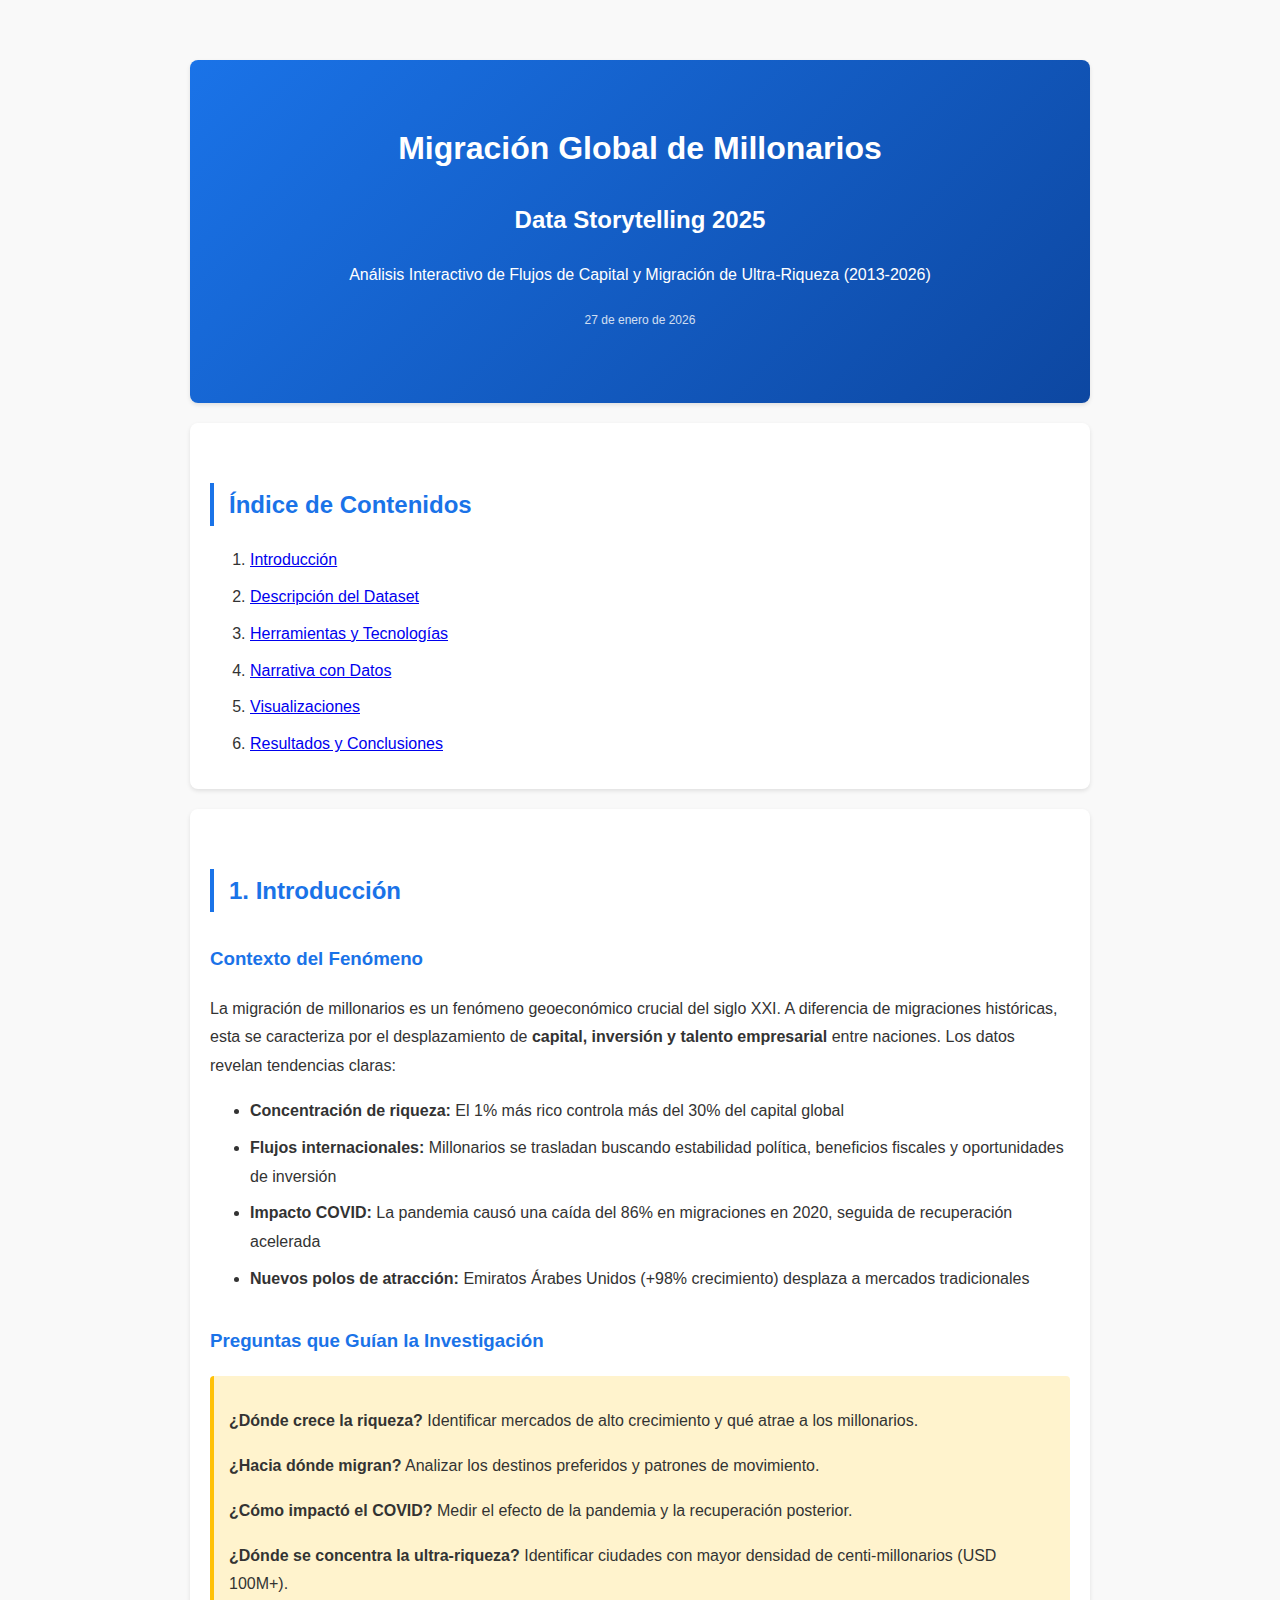
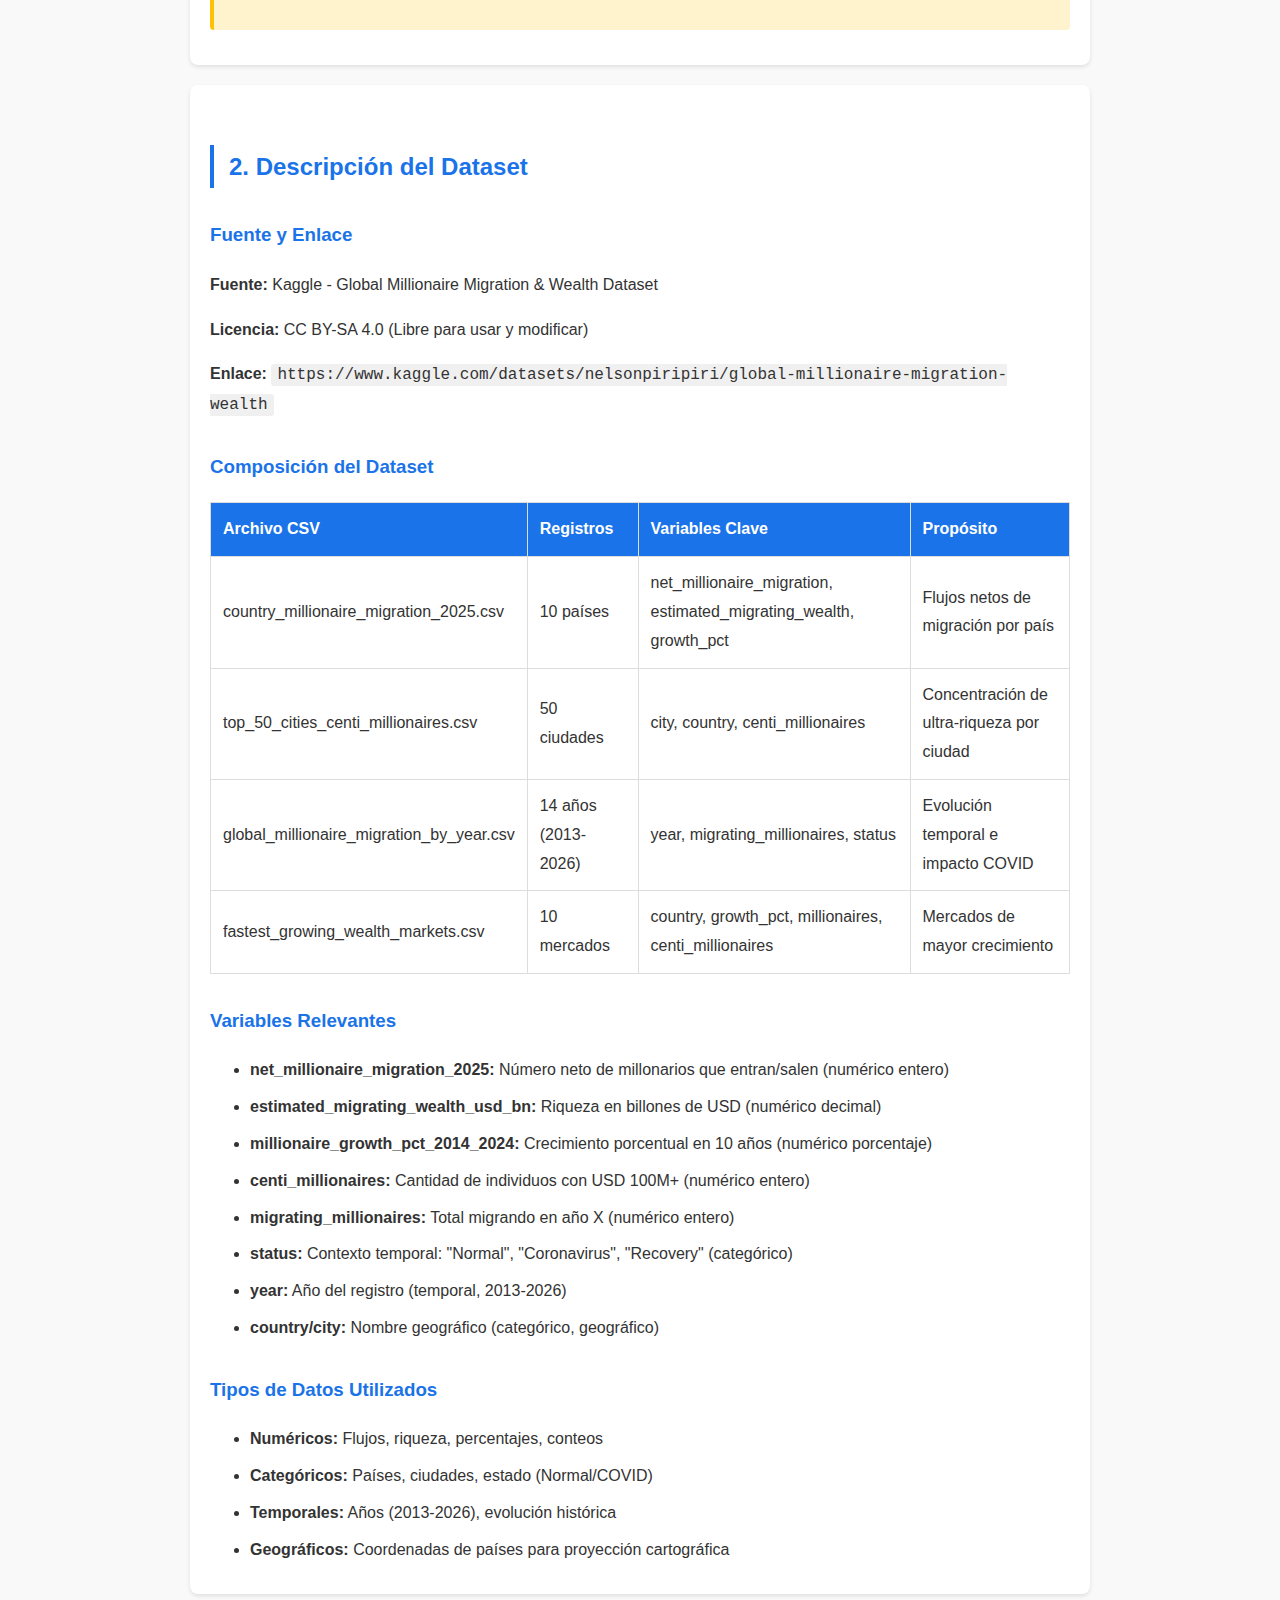
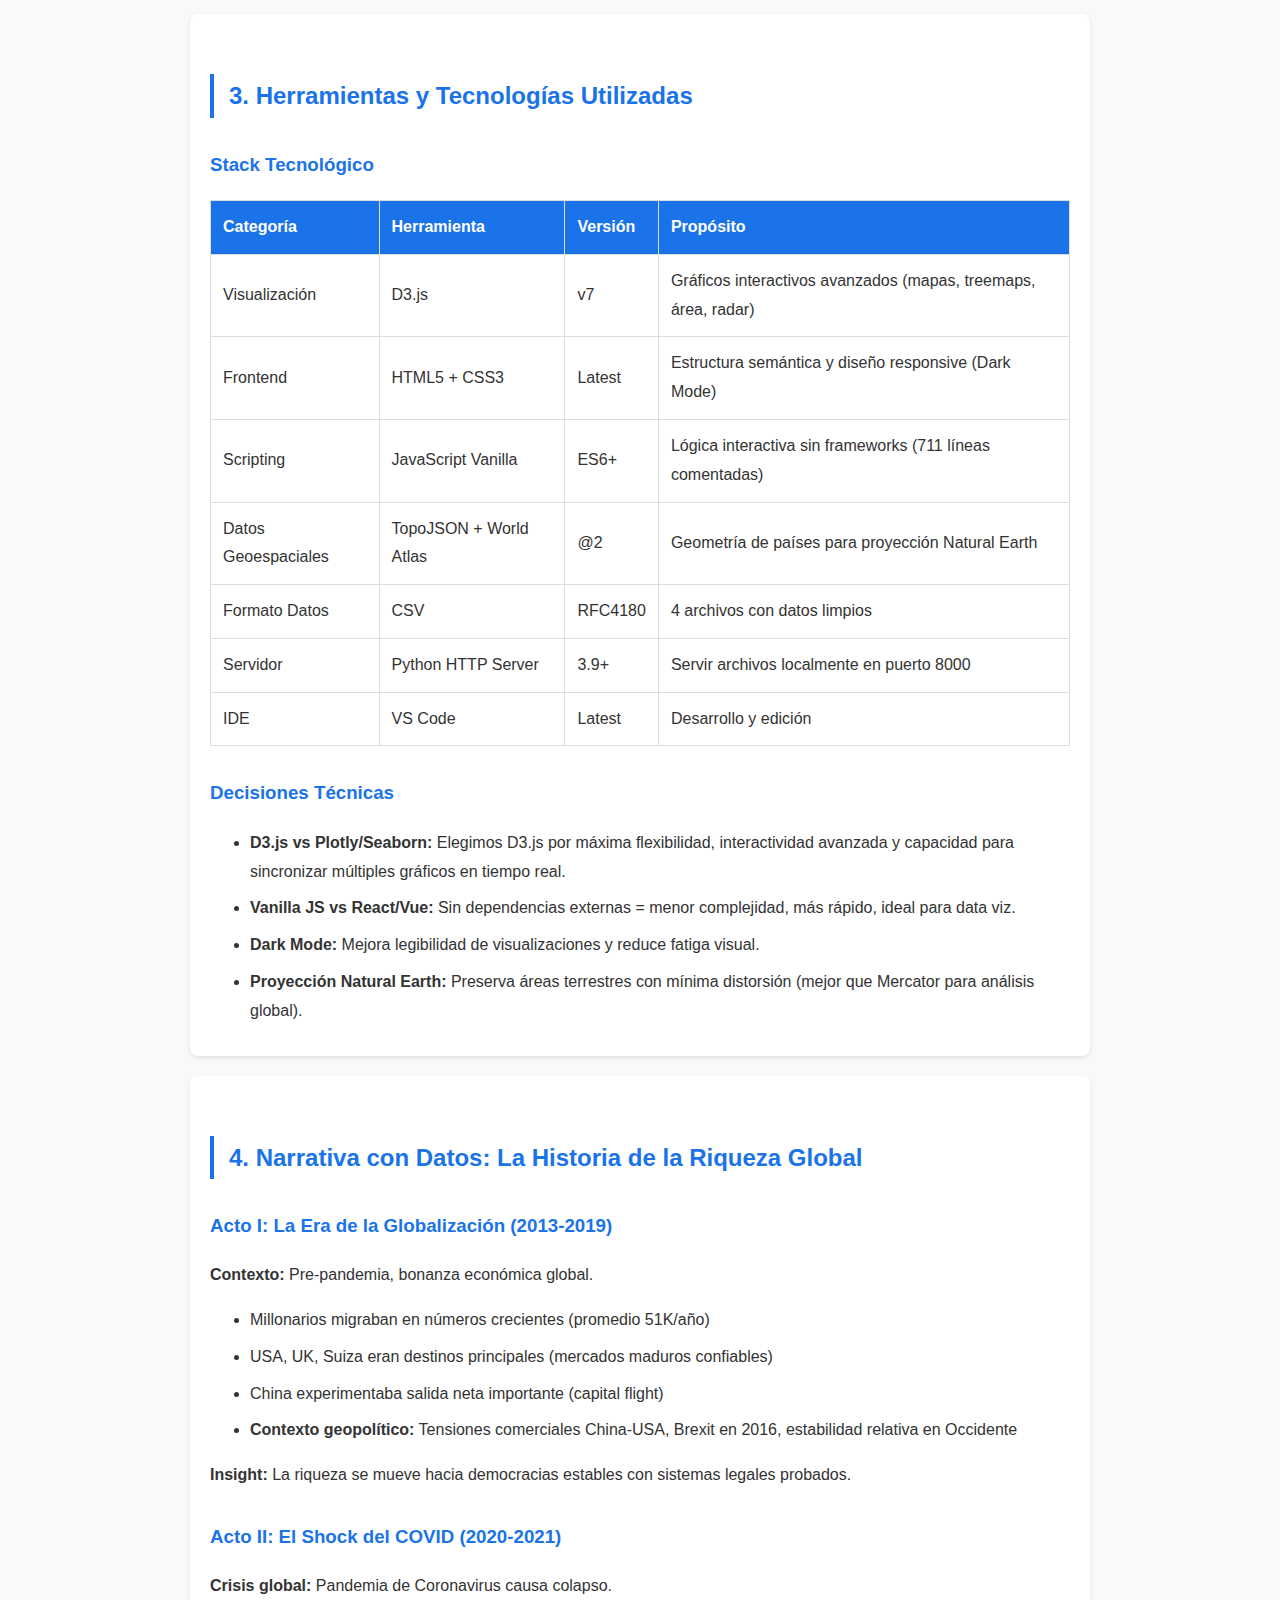
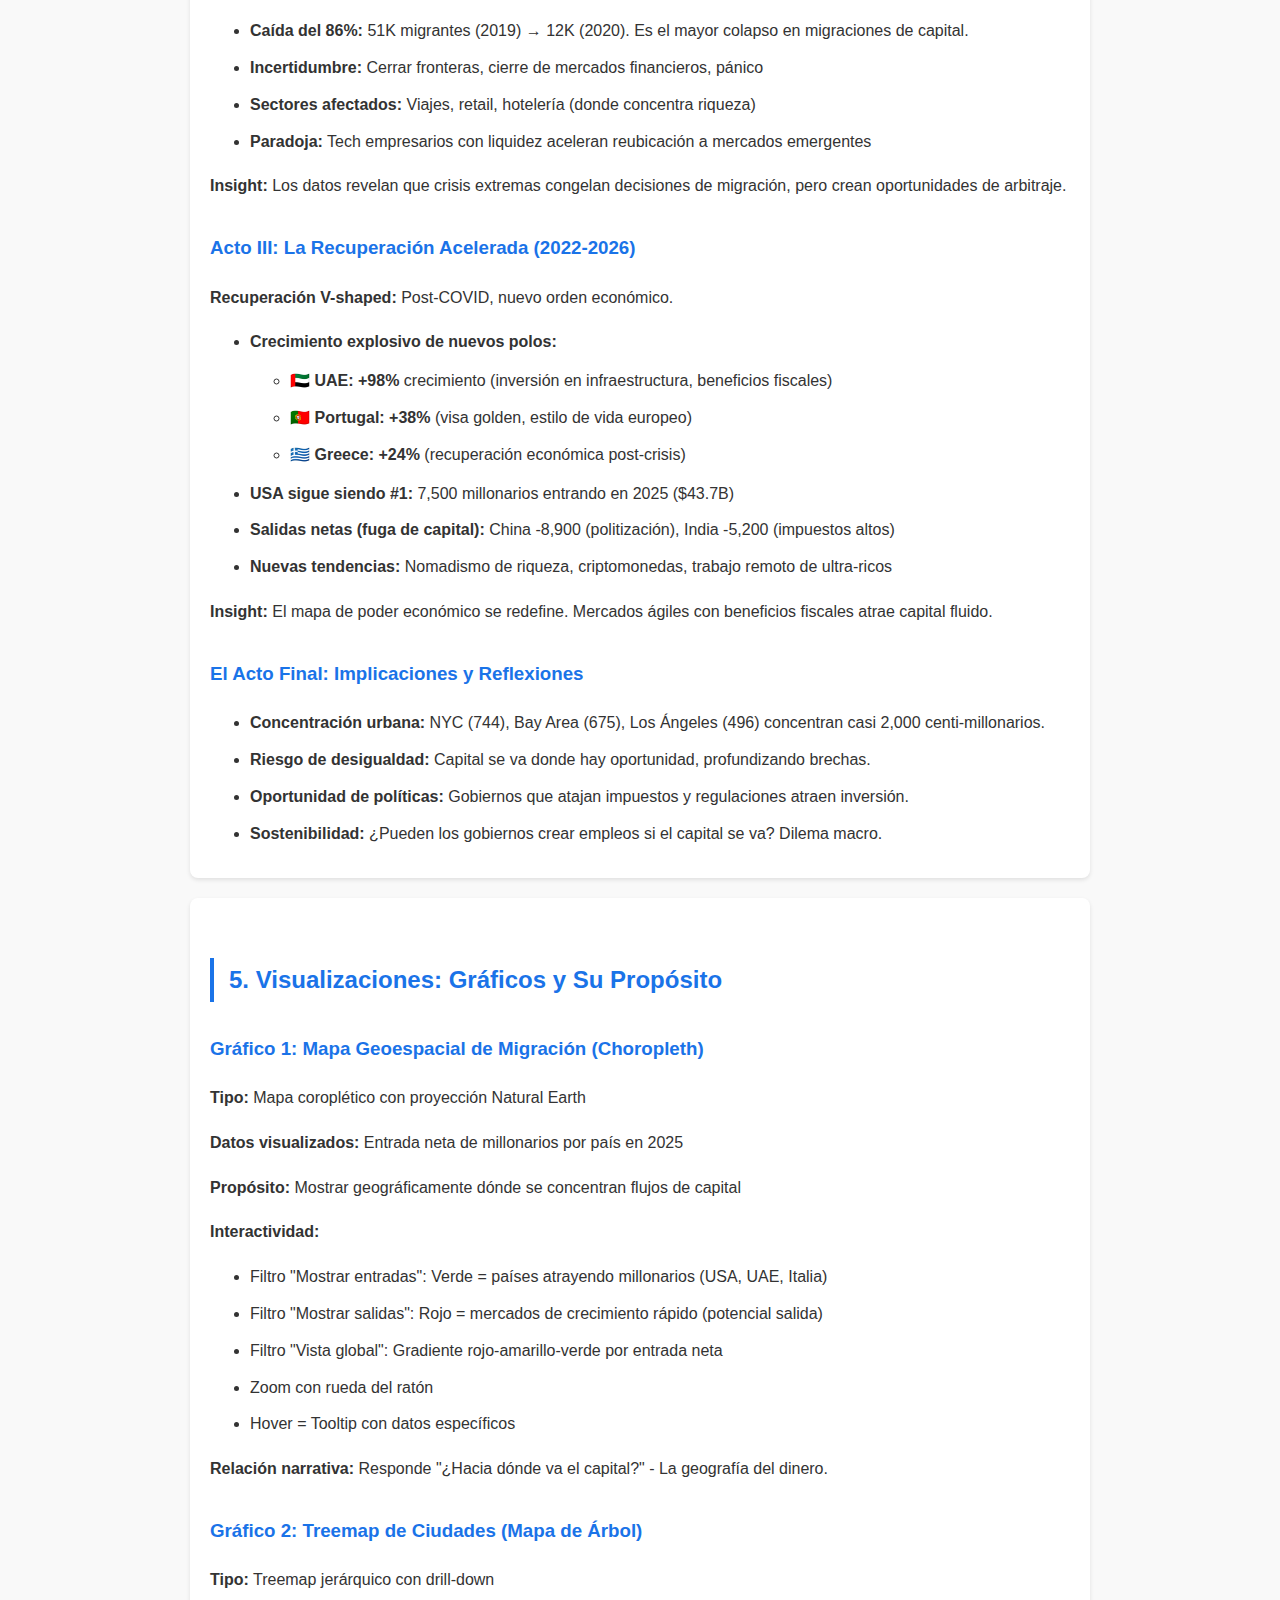
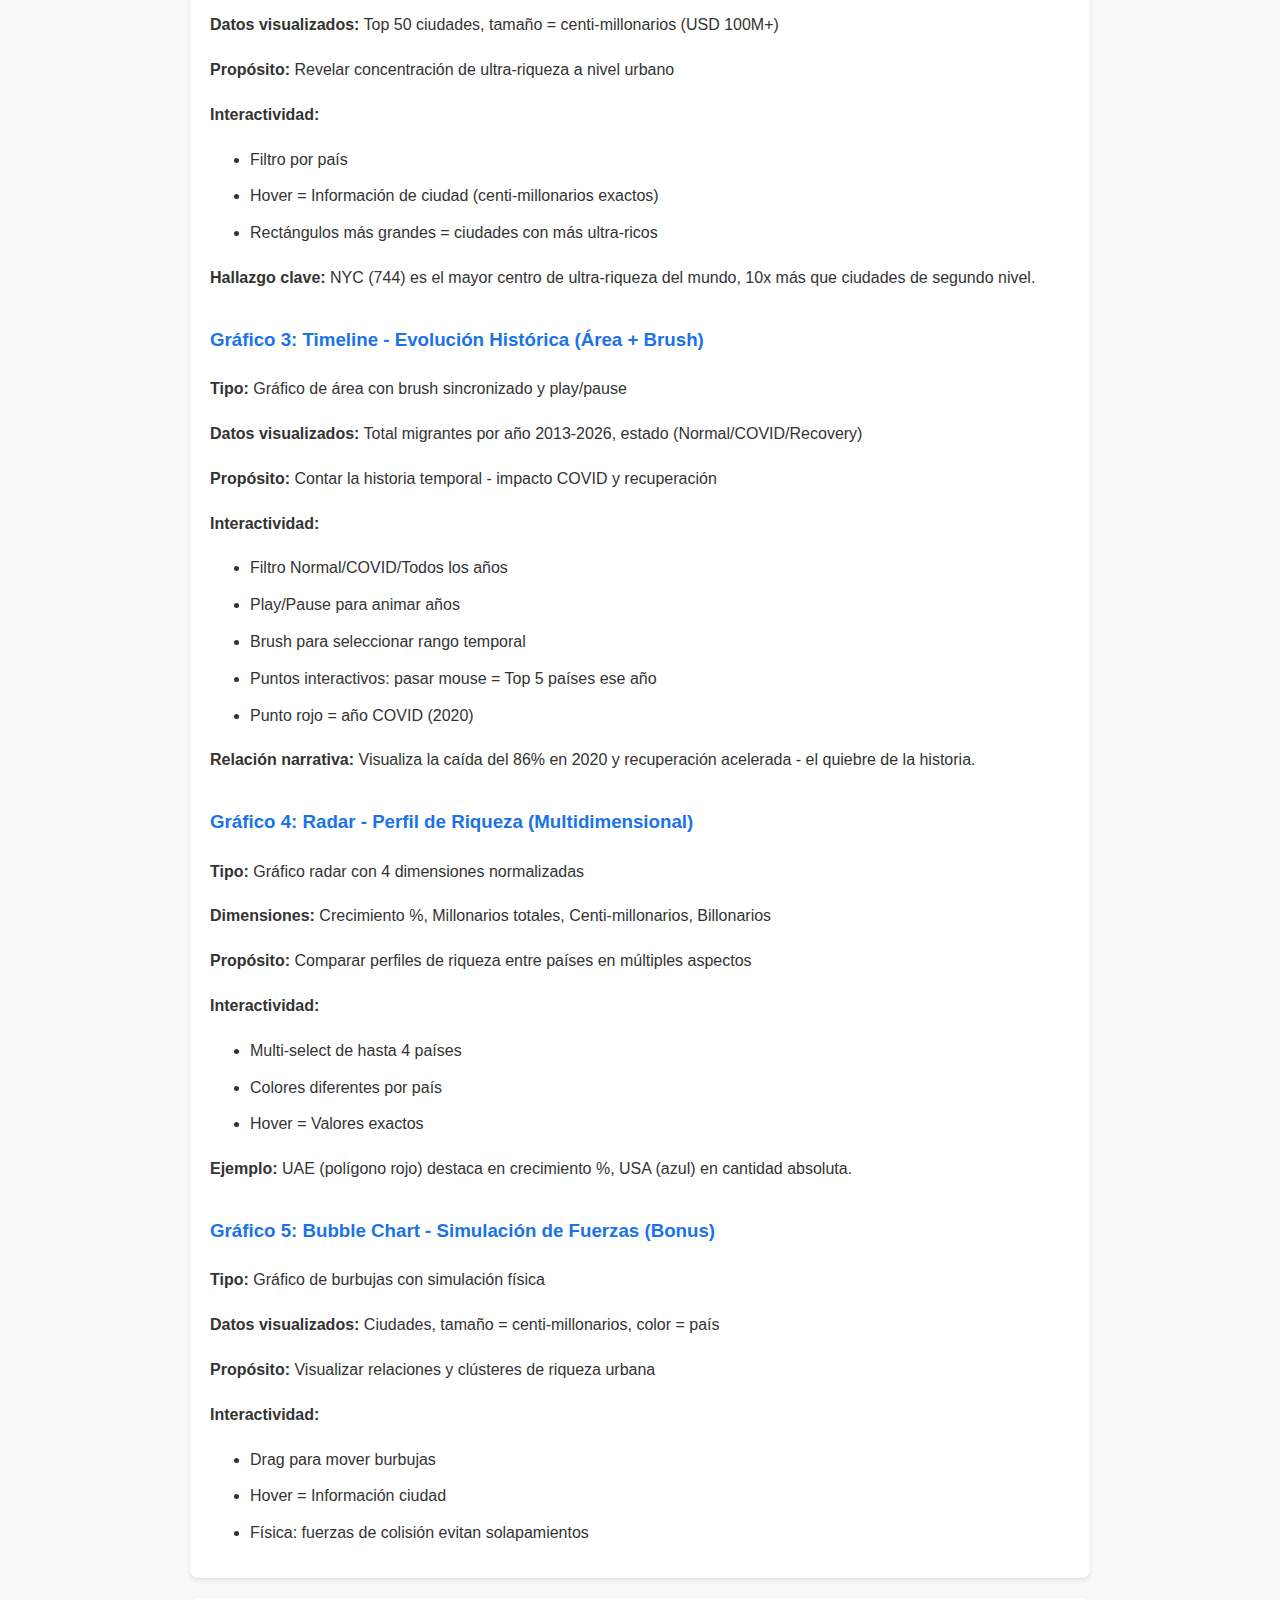
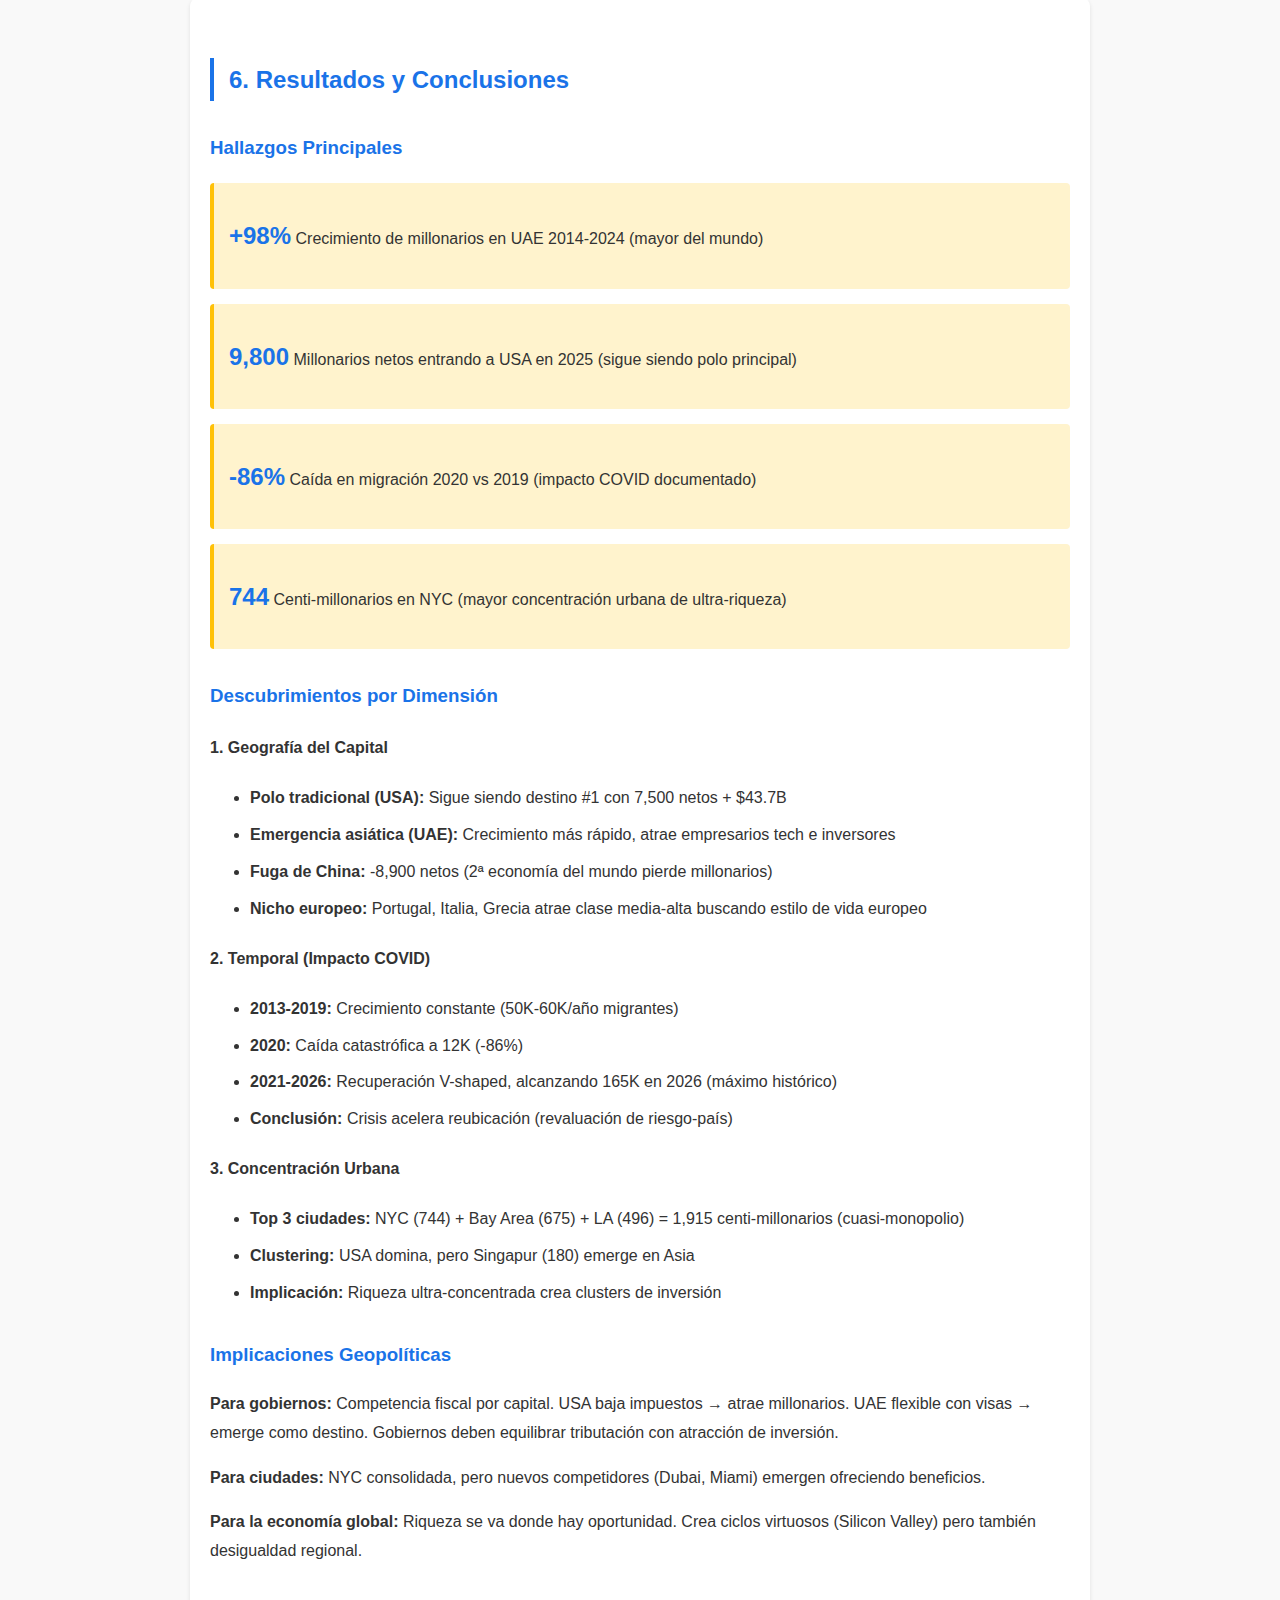
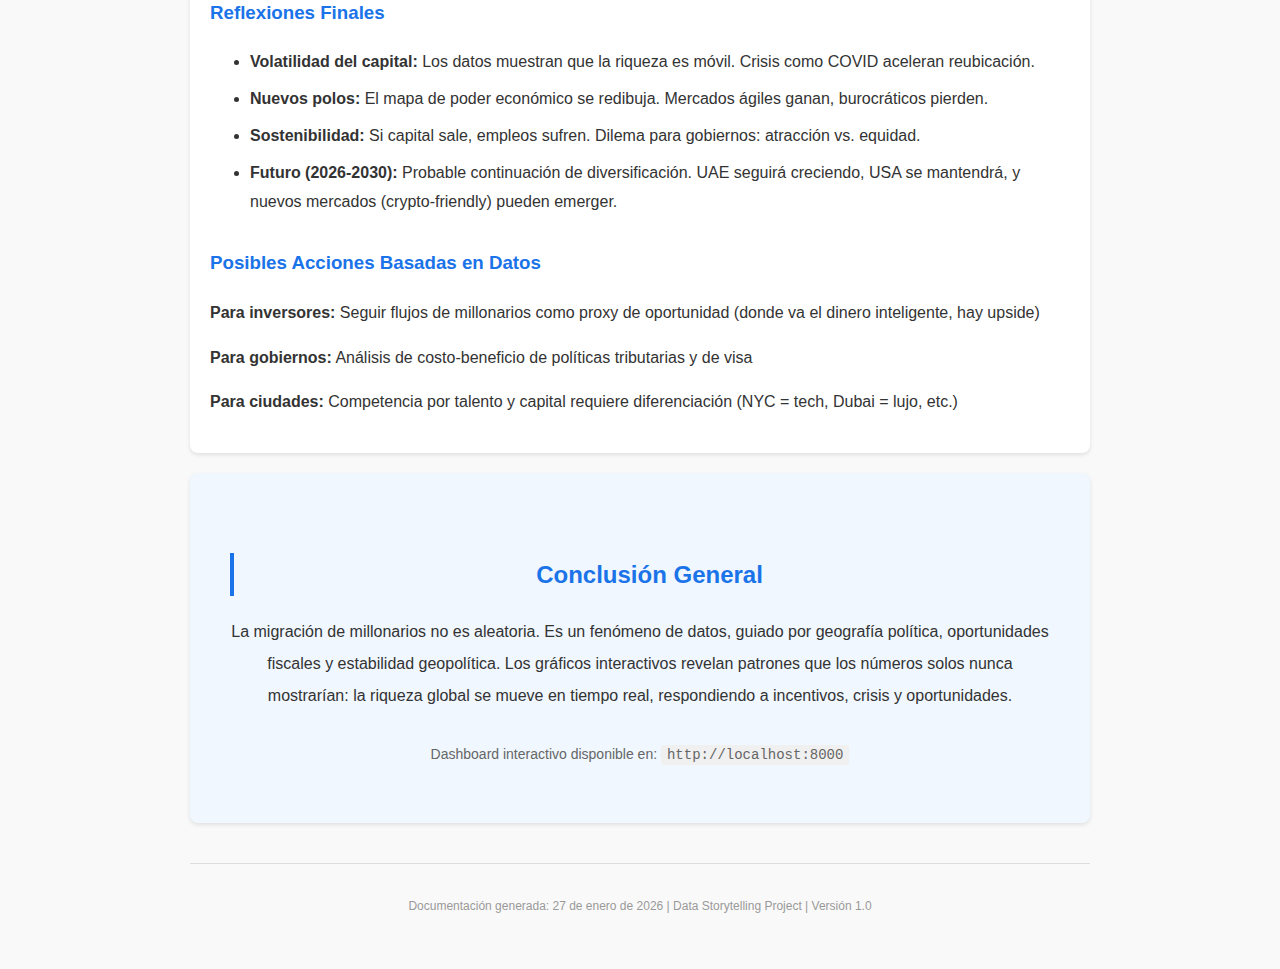
<file: autonomovisualizacion2/DOCUMENTACION_NARRATIVA.html>
<!DOCTYPE html>
<html lang="es">
<head>
    <meta charset="UTF-8">
    <meta name="viewport" content="width=device-width, initial-scale=1.0">
    <title>Migración Global de Millonarios - Narrativa con Datos</title>
    <style>
        body {
            font-family: 'Segoe UI', Tahoma, Geneva, Verdana, sans-serif;
            line-height: 1.8;
            max-width: 900px;
            margin: 0 auto;
            padding: 40px 20px;
            color: #333;
            background-color: #f9f9f9;
        }
        h1, h2, h3 { color: #1a73e8; margin-top: 30px; }
        h1 { border-bottom: 3px solid #1a73e8; padding-bottom: 10px; }
        h2 { margin-top: 40px; border-left: 4px solid #1a73e8; padding-left: 15px; }
        .section { background: white; padding: 20px; margin: 20px 0; border-radius: 8px; box-shadow: 0 2px 4px rgba(0,0,0,0.1); }
        table { width: 100%; border-collapse: collapse; margin: 15px 0; }
        th, td { border: 1px solid #ddd; padding: 12px; text-align: left; }
        th { background-color: #1a73e8; color: white; }
        ul, ol { margin: 10px 0; }
        li { margin: 8px 0; }
        .highlight { background-color: #fff3cd; padding: 15px; border-left: 4px solid #ffc107; margin: 15px 0; border-radius: 4px; }
        .stat { font-size: 24px; font-weight: bold; color: #1a73e8; }
        code { background: #f0f0f0; padding: 2px 6px; border-radius: 3px; font-family: 'Courier New', monospace; }
        .page-break { page-break-after: always; }
        .footer { text-align: center; color: #999; font-size: 12px; margin-top: 40px; border-top: 1px solid #ddd; padding-top: 20px; }
    </style>
</head>
<body>

<!-- PORTADA -->
<div class="section" style="text-align: center; background: linear-gradient(135deg, #1a73e8 0%, #0d47a1 100%); color: white; padding: 60px 20px;">
    <h1 style="border: none; color: white; margin: 0;">Migración Global de Millonarios</h1>
    <h2 style="color: #fff; border: none; padding: 0; margin: 10px 0;">Data Storytelling 2025</h2>
    <p style="font-size: 16px; margin: 20px 0;">Análisis Interactivo de Flujos de Capital y Migración de Ultra-Riqueza (2013-2026)</p>
    <p style="font-size: 12px; opacity: 0.8;">27 de enero de 2026</p>
</div>

<div class="page-break"></div>

<!-- ÍNDICE -->
<div class="section">
    <h2>Índice de Contenidos</h2>
    <ol>
        <li><a href="#introduccion">Introducción</a></li>
        <li><a href="#dataset">Descripción del Dataset</a></li>
        <li><a href="#tecnologias">Herramientas y Tecnologías</a></li>
        <li><a href="#narrativa">Narrativa con Datos</a></li>
        <li><a href="#visualizaciones">Visualizaciones</a></li>
        <li><a href="#resultados">Resultados y Conclusiones</a></li>
    </ol>
</div>

<div class="page-break"></div>

<!-- 1. INTRODUCCIÓN -->
<div class="section" id="introduccion">
    <h2>1. Introducción</h2>
    
    <h3>Contexto del Fenómeno</h3>
    <p>La migración de millonarios es un fenómeno geoeconómico crucial del siglo XXI. A diferencia de migraciones históricas, esta se caracteriza por el desplazamiento de <strong>capital, inversión y talento empresarial</strong> entre naciones. Los datos revelan tendencias claras:</p>
    <ul>
        <li><strong>Concentración de riqueza:</strong> El 1% más rico controla más del 30% del capital global</li>
        <li><strong>Flujos internacionales:</strong> Millonarios se trasladan buscando estabilidad política, beneficios fiscales y oportunidades de inversión</li>
        <li><strong>Impacto COVID:</strong> La pandemia causó una caída del 86% en migraciones en 2020, seguida de recuperación acelerada</li>
        <li><strong>Nuevos polos de atracción:</strong> Emiratos Árabes Unidos (+98% crecimiento) desplaza a mercados tradicionales</li>
    </ul>

    <h3>Preguntas que Guían la Investigación</h3>
    <div class="highlight">
        <p><strong>¿Dónde crece la riqueza?</strong> Identificar mercados de alto crecimiento y qué atrae a los millonarios.</p>
        <p><strong>¿Hacia dónde migran?</strong> Analizar los destinos preferidos y patrones de movimiento.</p>
        <p><strong>¿Cómo impactó el COVID?</strong> Medir el efecto de la pandemia y la recuperación posterior.</p>
        <p><strong>¿Dónde se concentra la ultra-riqueza?</strong> Identificar ciudades con mayor densidad de centi-millonarios (USD 100M+).</p>
    </div>
</div>

<div class="page-break"></div>

<!-- 2. DATASET -->
<div class="section" id="dataset">
    <h2>2. Descripción del Dataset</h2>

    <h3>Fuente y Enlace</h3>
    <p><strong>Fuente:</strong> Kaggle - Global Millionaire Migration & Wealth Dataset</p>
    <p><strong>Licencia:</strong> CC BY-SA 4.0 (Libre para usar y modificar)</p>
    <p><strong>Enlace:</strong> <code>https://www.kaggle.com/datasets/nelsonpiripiri/global-millionaire-migration-wealth</code></p>

    <h3>Composición del Dataset</h3>
    <table>
        <tr>
            <th>Archivo CSV</th>
            <th>Registros</th>
            <th>Variables Clave</th>
            <th>Propósito</th>
        </tr>
        <tr>
            <td>country_millionaire_migration_2025.csv</td>
            <td>10 países</td>
            <td>net_millionaire_migration, estimated_migrating_wealth, growth_pct</td>
            <td>Flujos netos de migración por país</td>
        </tr>
        <tr>
            <td>top_50_cities_centi_millionaires.csv</td>
            <td>50 ciudades</td>
            <td>city, country, centi_millionaires</td>
            <td>Concentración de ultra-riqueza por ciudad</td>
        </tr>
        <tr>
            <td>global_millionaire_migration_by_year.csv</td>
            <td>14 años (2013-2026)</td>
            <td>year, migrating_millionaires, status</td>
            <td>Evolución temporal e impacto COVID</td>
        </tr>
        <tr>
            <td>fastest_growing_wealth_markets.csv</td>
            <td>10 mercados</td>
            <td>country, growth_pct, millionaires, centi_millionaires</td>
            <td>Mercados de mayor crecimiento</td>
        </tr>
    </table>

    <h3>Variables Relevantes</h3>
    <ul>
        <li><strong>net_millionaire_migration_2025:</strong> Número neto de millonarios que entran/salen (numérico entero)</li>
        <li><strong>estimated_migrating_wealth_usd_bn:</strong> Riqueza en billones de USD (numérico decimal)</li>
        <li><strong>millionaire_growth_pct_2014_2024:</strong> Crecimiento porcentual en 10 años (numérico porcentaje)</li>
        <li><strong>centi_millionaires:</strong> Cantidad de individuos con USD 100M+ (numérico entero)</li>
        <li><strong>migrating_millionaires:</strong> Total migrando en año X (numérico entero)</li>
        <li><strong>status:</strong> Contexto temporal: "Normal", "Coronavirus", "Recovery" (categórico)</li>
        <li><strong>year:</strong> Año del registro (temporal, 2013-2026)</li>
        <li><strong>country/city:</strong> Nombre geográfico (categórico, geográfico)</li>
    </ul>

    <h3>Tipos de Datos Utilizados</h3>
    <ul>
        <li><strong>Numéricos:</strong> Flujos, riqueza, percentajes, conteos</li>
        <li><strong>Categóricos:</strong> Países, ciudades, estado (Normal/COVID)</li>
        <li><strong>Temporales:</strong> Años (2013-2026), evolución histórica</li>
        <li><strong>Geográficos:</strong> Coordenadas de países para proyección cartográfica</li>
    </ul>
</div>

<div class="page-break"></div>

<!-- 3. HERRAMIENTAS -->
<div class="section" id="tecnologias">
    <h2>3. Herramientas y Tecnologías Utilizadas</h2>

    <h3>Stack Tecnológico</h3>
    <table>
        <tr>
            <th>Categoría</th>
            <th>Herramienta</th>
            <th>Versión</th>
            <th>Propósito</th>
        </tr>
        <tr>
            <td>Visualización</td>
            <td>D3.js</td>
            <td>v7</td>
            <td>Gráficos interactivos avanzados (mapas, treemaps, área, radar)</td>
        </tr>
        <tr>
            <td>Frontend</td>
            <td>HTML5 + CSS3</td>
            <td>Latest</td>
            <td>Estructura semántica y diseño responsive (Dark Mode)</td>
        </tr>
        <tr>
            <td>Scripting</td>
            <td>JavaScript Vanilla</td>
            <td>ES6+</td>
            <td>Lógica interactiva sin frameworks (711 líneas comentadas)</td>
        </tr>
        <tr>
            <td>Datos Geoespaciales</td>
            <td>TopoJSON + World Atlas</td>
            <td>@2</td>
            <td>Geometría de países para proyección Natural Earth</td>
        </tr>
        <tr>
            <td>Formato Datos</td>
            <td>CSV</td>
            <td>RFC4180</td>
            <td>4 archivos con datos limpios</td>
        </tr>
        <tr>
            <td>Servidor</td>
            <td>Python HTTP Server</td>
            <td>3.9+</td>
            <td>Servir archivos localmente en puerto 8000</td>
        </tr>
        <tr>
            <td>IDE</td>
            <td>VS Code</td>
            <td>Latest</td>
            <td>Desarrollo y edición</td>
        </tr>
    </table>

    <h3>Decisiones Técnicas</h3>
    <ul>
        <li><strong>D3.js vs Plotly/Seaborn:</strong> Elegimos D3.js por máxima flexibilidad, interactividad avanzada y capacidad para sincronizar múltiples gráficos en tiempo real.</li>
        <li><strong>Vanilla JS vs React/Vue:</strong> Sin dependencias externas = menor complejidad, más rápido, ideal para data viz.</li>
        <li><strong>Dark Mode:</strong> Mejora legibilidad de visualizaciones y reduce fatiga visual.</li>
        <li><strong>Proyección Natural Earth:</strong> Preserva áreas terrestres con mínima distorsión (mejor que Mercator para análisis global).</li>
    </ul>
</div>

<div class="page-break"></div>

<!-- 4. NARRATIVA -->
<div class="section" id="narrativa">
    <h2>4. Narrativa con Datos: La Historia de la Riqueza Global</h2>

    <h3>Acto I: La Era de la Globalización (2013-2019)</h3>
    <p><strong>Contexto:</strong> Pre-pandemia, bonanza económica global.</p>
    <ul>
        <li>Millonarios migraban en números crecientes (promedio 51K/año)</li>
        <li>USA, UK, Suiza eran destinos principales (mercados maduros confiables)</li>
        <li>China experimentaba salida neta importante (capital flight)</li>
        <li><strong>Contexto geopolítico:</strong> Tensiones comerciales China-USA, Brexit en 2016, estabilidad relativa en Occidente</li>
    </ul>
    <p><strong>Insight:</strong> La riqueza se mueve hacia democracias estables con sistemas legales probados.</p>

    <h3>Acto II: El Shock del COVID (2020-2021)</h3>
    <p><strong>Crisis global:</strong> Pandemia de Coronavirus causa colapso.</p>
    <ul>
        <li><strong>Caída del 86%:</strong> 51K migrantes (2019) → 12K (2020). Es el mayor colapso en migraciones de capital.</li>
        <li><strong>Incertidumbre:</strong> Cerrar fronteras, cierre de mercados financieros, pánico</li>
        <li><strong>Sectores afectados:</strong> Viajes, retail, hotelería (donde concentra riqueza)</li>
        <li><strong>Paradoja:</strong> Tech empresarios con liquidez aceleran reubicación a mercados emergentes</li>
    </ul>
    <p><strong>Insight:</strong> Los datos revelan que crisis extremas congelan decisiones de migración, pero crean oportunidades de arbitraje.</p>

    <h3>Acto III: La Recuperación Acelerada (2022-2026)</h3>
    <p><strong>Recuperación V-shaped:</strong> Post-COVID, nuevo orden económico.</p>
    <ul>
        <li><strong>Crecimiento explosivo de nuevos polos:</strong>
            <ul>
                <li>🇦🇪 <strong>UAE: +98%</strong> crecimiento (inversión en infraestructura, beneficios fiscales)</li>
                <li>🇵🇹 <strong>Portugal: +38%</strong> (visa golden, estilo de vida europeo)</li>
                <li>🇬🇷 <strong>Greece: +24%</strong> (recuperación económica post-crisis)</li>
            </ul>
        </li>
        <li><strong>USA sigue siendo #1:</strong> 7,500 millonarios entrando en 2025 ($43.7B)</li>
        <li><strong>Salidas netas (fuga de capital):</strong> China -8,900 (politización), India -5,200 (impuestos altos)</li>
        <li><strong>Nuevas tendencias:</strong> Nomadismo de riqueza, criptomonedas, trabajo remoto de ultra-ricos</li>
    </ul>
    <p><strong>Insight:</strong> El mapa de poder económico se redefine. Mercados ágiles con beneficios fiscales atrae capital fluido.</p>

    <h3>El Acto Final: Implicaciones y Reflexiones</h3>
    <ul>
        <li><strong>Concentración urbana:</strong> NYC (744), Bay Area (675), Los Ángeles (496) concentran casi 2,000 centi-millonarios.</li>
        <li><strong>Riesgo de desigualdad:</strong> Capital se va donde hay oportunidad, profundizando brechas.</li>
        <li><strong>Oportunidad de políticas:</strong> Gobiernos que atajan impuestos y regulaciones atraen inversión.</li>
        <li><strong>Sostenibilidad:</strong> ¿Pueden los gobiernos crear empleos si el capital se va? Dilema macro.</li>
    </ul>
</div>

<div class="page-break"></div>

<!-- 5. VISUALIZACIONES -->
<div class="section" id="visualizaciones">
    <h2>5. Visualizaciones: Gráficos y Su Propósito</h2>

    <h3>Gráfico 1: Mapa Geoespacial de Migración (Choropleth)</h3>
    <p><strong>Tipo:</strong> Mapa coroplético con proyección Natural Earth</p>
    <p><strong>Datos visualizados:</strong> Entrada neta de millonarios por país en 2025</p>
    <p><strong>Propósito:</strong> Mostrar geográficamente dónde se concentran flujos de capital</p>
    <p><strong>Interactividad:</strong></p>
    <ul>
        <li>Filtro "Mostrar entradas": Verde = países atrayendo millonarios (USA, UAE, Italia)</li>
        <li>Filtro "Mostrar salidas": Rojo = mercados de crecimiento rápido (potencial salida)</li>
        <li>Filtro "Vista global": Gradiente rojo-amarillo-verde por entrada neta</li>
        <li>Zoom con rueda del ratón</li>
        <li>Hover = Tooltip con datos específicos</li>
    </ul>
    <p><strong>Relación narrativa:</strong> Responde "¿Hacia dónde va el capital?" - La geografía del dinero.</p>

    <h3>Gráfico 2: Treemap de Ciudades (Mapa de Árbol)</h3>
    <p><strong>Tipo:</strong> Treemap jerárquico con drill-down</p>
    <p><strong>Datos visualizados:</strong> Top 50 ciudades, tamaño = centi-millonarios (USD 100M+)</p>
    <p><strong>Propósito:</strong> Revelar concentración de ultra-riqueza a nivel urbano</p>
    <p><strong>Interactividad:</strong></p>
    <ul>
        <li>Filtro por país</li>
        <li>Hover = Información de ciudad (centi-millonarios exactos)</li>
        <li>Rectángulos más grandes = ciudades con más ultra-ricos</li>
    </ul>
    <p><strong>Hallazgo clave:</strong> NYC (744) es el mayor centro de ultra-riqueza del mundo, 10x más que ciudades de segundo nivel.</p>

    <h3>Gráfico 3: Timeline - Evolución Histórica (Área + Brush)</h3>
    <p><strong>Tipo:</strong> Gráfico de área con brush sincronizado y play/pause</p>
    <p><strong>Datos visualizados:</strong> Total migrantes por año 2013-2026, estado (Normal/COVID/Recovery)</p>
    <p><strong>Propósito:</strong> Contar la historia temporal - impacto COVID y recuperación</p>
    <p><strong>Interactividad:</strong></p>
    <ul>
        <li>Filtro Normal/COVID/Todos los años</li>
        <li>Play/Pause para animar años</li>
        <li>Brush para seleccionar rango temporal</li>
        <li>Puntos interactivos: pasar mouse = Top 5 países ese año</li>
        <li>Punto rojo = año COVID (2020)</li>
    </ul>
    <p><strong>Relación narrativa:</strong> Visualiza la caída del 86% en 2020 y recuperación acelerada - el quiebre de la historia.</p>

    <h3>Gráfico 4: Radar - Perfil de Riqueza (Multidimensional)</h3>
    <p><strong>Tipo:</strong> Gráfico radar con 4 dimensiones normalizadas</p>
    <p><strong>Dimensiones:</strong> Crecimiento %, Millonarios totales, Centi-millonarios, Billonarios</p>
    <p><strong>Propósito:</strong> Comparar perfiles de riqueza entre países en múltiples aspectos</p>
    <p><strong>Interactividad:</strong></p>
    <ul>
        <li>Multi-select de hasta 4 países</li>
        <li>Colores diferentes por país</li>
        <li>Hover = Valores exactos</li>
    </ul>
    <p><strong>Ejemplo:</strong> UAE (polígono rojo) destaca en crecimiento %, USA (azul) en cantidad absoluta.</p>

    <h3>Gráfico 5: Bubble Chart - Simulación de Fuerzas (Bonus)</h3>
    <p><strong>Tipo:</strong> Gráfico de burbujas con simulación física</p>
    <p><strong>Datos visualizados:</strong> Ciudades, tamaño = centi-millonarios, color = país</p>
    <p><strong>Propósito:</strong> Visualizar relaciones y clústeres de riqueza urbana</p>
    <p><strong>Interactividad:</strong></p>
    <ul>
        <li>Drag para mover burbujas</li>
        <li>Hover = Información ciudad</li>
        <li>Física: fuerzas de colisión evitan solapamientos</li>
    </ul>
</div>

<div class="page-break"></div>

<!-- 6. RESULTADOS -->
<div class="section" id="resultados">
    <h2>6. Resultados y Conclusiones</h2>

    <h3>Hallazgos Principales</h3>

    <div class="highlight">
        <p><span class="stat">+98%</span> Crecimiento de millonarios en UAE 2014-2024 (mayor del mundo)</p>
    </div>

    <div class="highlight">
        <p><span class="stat">9,800</span> Millonarios netos entrando a USA en 2025 (sigue siendo polo principal)</p>
    </div>

    <div class="highlight">
        <p><span class="stat">-86%</span> Caída en migración 2020 vs 2019 (impacto COVID documentado)</p>
    </div>

    <div class="highlight">
        <p><span class="stat">744</span> Centi-millonarios en NYC (mayor concentración urbana de ultra-riqueza)</p>
    </div>

    <h3>Descubrimientos por Dimensión</h3>

    <h4>1. Geografía del Capital</h4>
    <ul>
        <li><strong>Polo tradicional (USA):</strong> Sigue siendo destino #1 con 7,500 netos + $43.7B</li>
        <li><strong>Emergencia asiática (UAE):</strong> Crecimiento más rápido, atrae empresarios tech e inversores</li>
        <li><strong>Fuga de China:</strong> -8,900 netos (2ª economía del mundo pierde millonarios)</li>
        <li><strong>Nicho europeo:</strong> Portugal, Italia, Grecia atrae clase media-alta buscando estilo de vida europeo</li>
    </ul>

    <h4>2. Temporal (Impacto COVID)</h4>
    <ul>
        <li><strong>2013-2019:</strong> Crecimiento constante (50K-60K/año migrantes)</li>
        <li><strong>2020:</strong> Caída catastrófica a 12K (-86%)</li>
        <li><strong>2021-2026:</strong> Recuperación V-shaped, alcanzando 165K en 2026 (máximo histórico)</li>
        <li><strong>Conclusión:</strong> Crisis acelera reubicación (revaluación de riesgo-país)</li>
    </ul>

    <h4>3. Concentración Urbana</h4>
    <ul>
        <li><strong>Top 3 ciudades:</strong> NYC (744) + Bay Area (675) + LA (496) = 1,915 centi-millonarios (cuasi-monopolio)</li>
        <li><strong>Clustering:</strong> USA domina, pero Singapur (180) emerge en Asia</li>
        <li><strong>Implicación:</strong> Riqueza ultra-concentrada crea clusters de inversión</li>
    </ul>

    <h3>Implicaciones Geopolíticas</h3>
    <p><strong>Para gobiernos:</strong> Competencia fiscal por capital. USA baja impuestos → atrae millonarios. UAE flexible con visas → emerge como destino. Gobiernos deben equilibrar tributación con atracción de inversión.</p>
    
    <p><strong>Para ciudades:</strong> NYC consolidada, pero nuevos competidores (Dubai, Miami) emergen ofreciendo beneficios.</p>
    
    <p><strong>Para la economía global:</strong> Riqueza se va donde hay oportunidad. Crea ciclos virtuosos (Silicon Valley) pero también desigualdad regional.</p>

    <h3>Reflexiones Finales</h3>
    <ul>
        <li><strong>Volatilidad del capital:</strong> Los datos muestran que la riqueza es móvil. Crisis como COVID aceleran reubicación.</li>
        <li><strong>Nuevos polos:</strong> El mapa de poder económico se redibuja. Mercados ágiles ganan, burocráticos pierden.</li>
        <li><strong>Sostenibilidad:</strong> Si capital sale, empleos sufren. Dilema para gobiernos: atracción vs. equidad.</li>
        <li><strong>Futuro (2026-2030):</strong> Probable continuación de diversificación. UAE seguirá creciendo, USA se mantendrá, y nuevos mercados (crypto-friendly) pueden emerger.</li>
    </ul>

    <h3>Posibles Acciones Basadas en Datos</h3>
    <p><strong>Para inversores:</strong> Seguir flujos de millonarios como proxy de oportunidad (donde va el dinero inteligente, hay upside)</p>
    <p><strong>Para gobiernos:</strong> Análisis de costo-beneficio de políticas tributarias y de visa</p>
    <p><strong>Para ciudades:</strong> Competencia por talento y capital requiere diferenciación (NYC = tech, Dubai = lujo, etc.)</p>
</div>

<div class="page-break"></div>

<!-- CIERRE -->
<div class="section" style="text-align: center; background-color: #f0f7ff; padding: 40px;">
    <h2>Conclusión General</h2>
    <p style="font-size: 16px; line-height: 2;">La migración de millonarios no es aleatoria. Es un fenómeno de datos, guiado por geografía política, oportunidades fiscales y estabilidad geopolítica. Los gráficos interactivos revelan patrones que los números solos nunca mostrarían: la riqueza global se mueve en tiempo real, respondiendo a incentivos, crisis y oportunidades.</p>
    <p style="font-size: 14px; color: #666; margin-top: 30px;">Dashboard interactivo disponible en: <code>http://localhost:8000</code></p>
</div>

<div class="footer">
    <p>Documentación generada: 27 de enero de 2026 | Data Storytelling Project | Versión 1.0</p>
</div>

</body>
</html>
</file>
